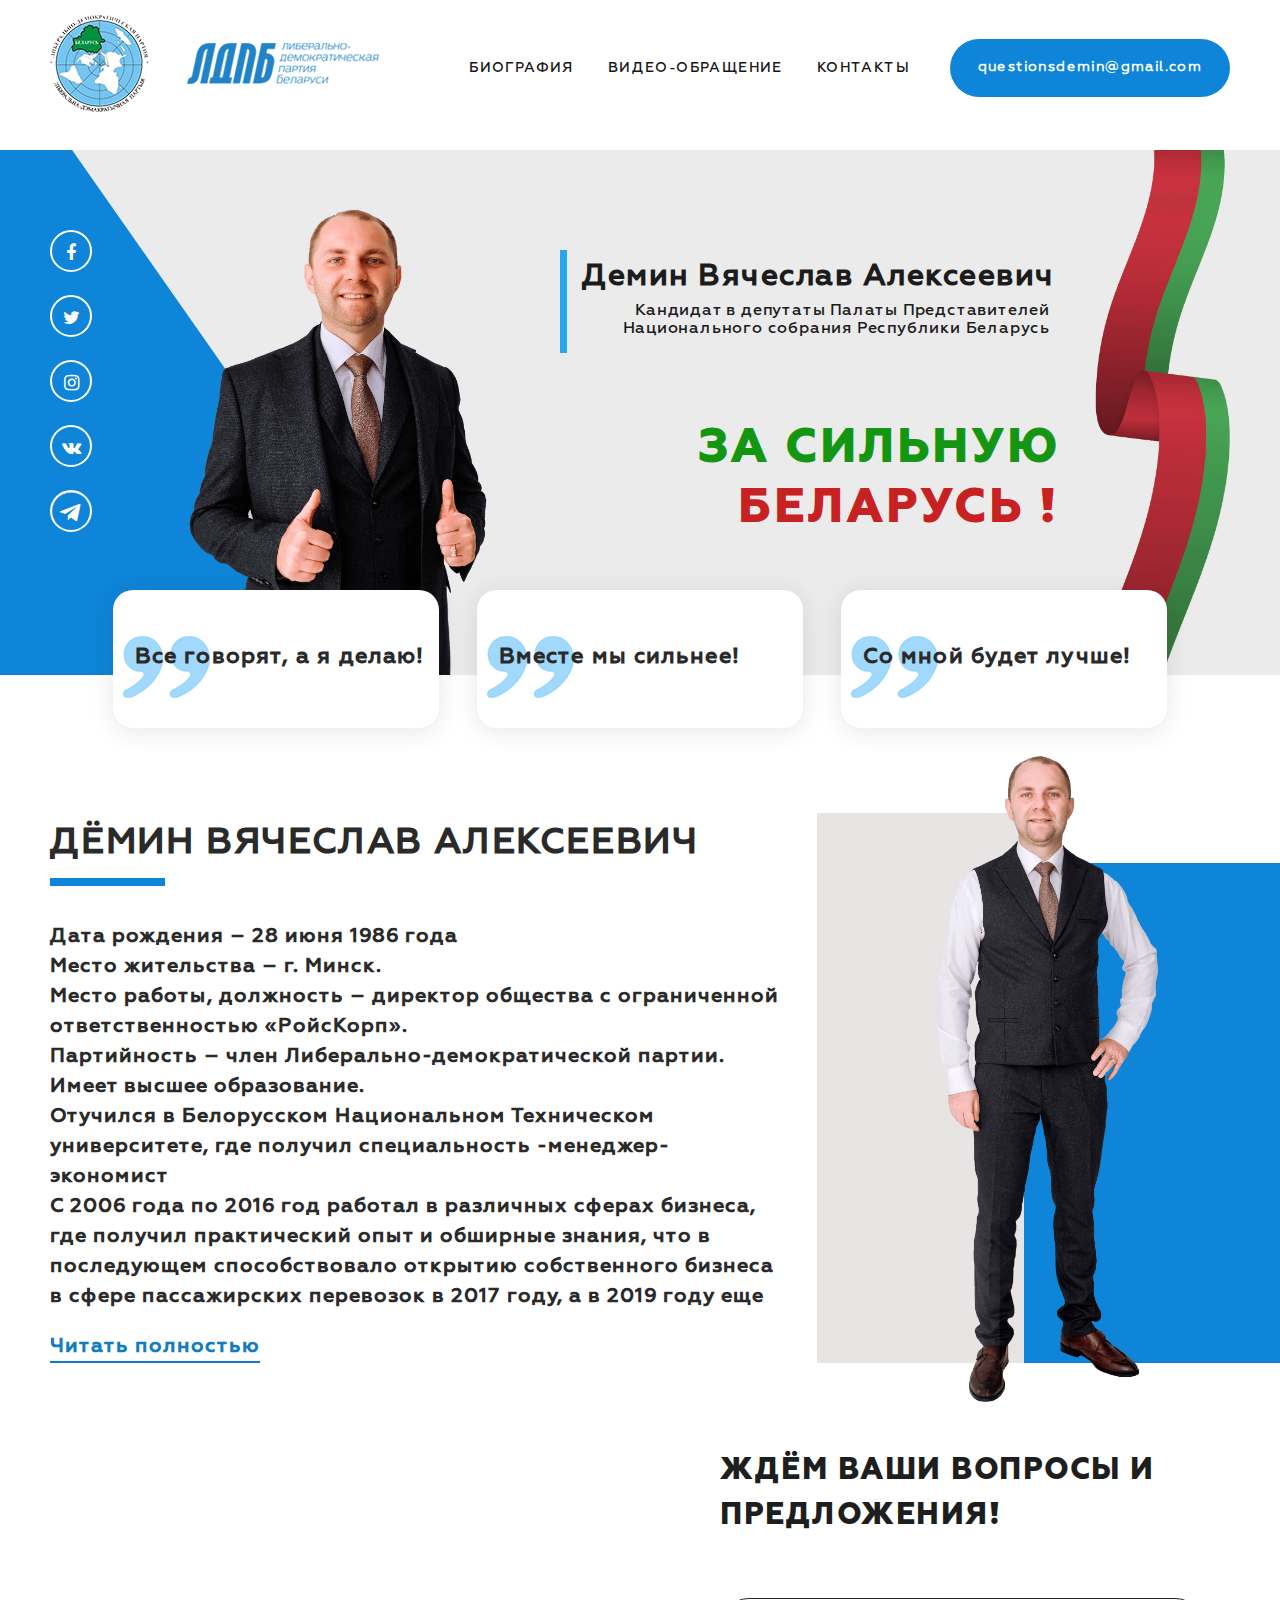
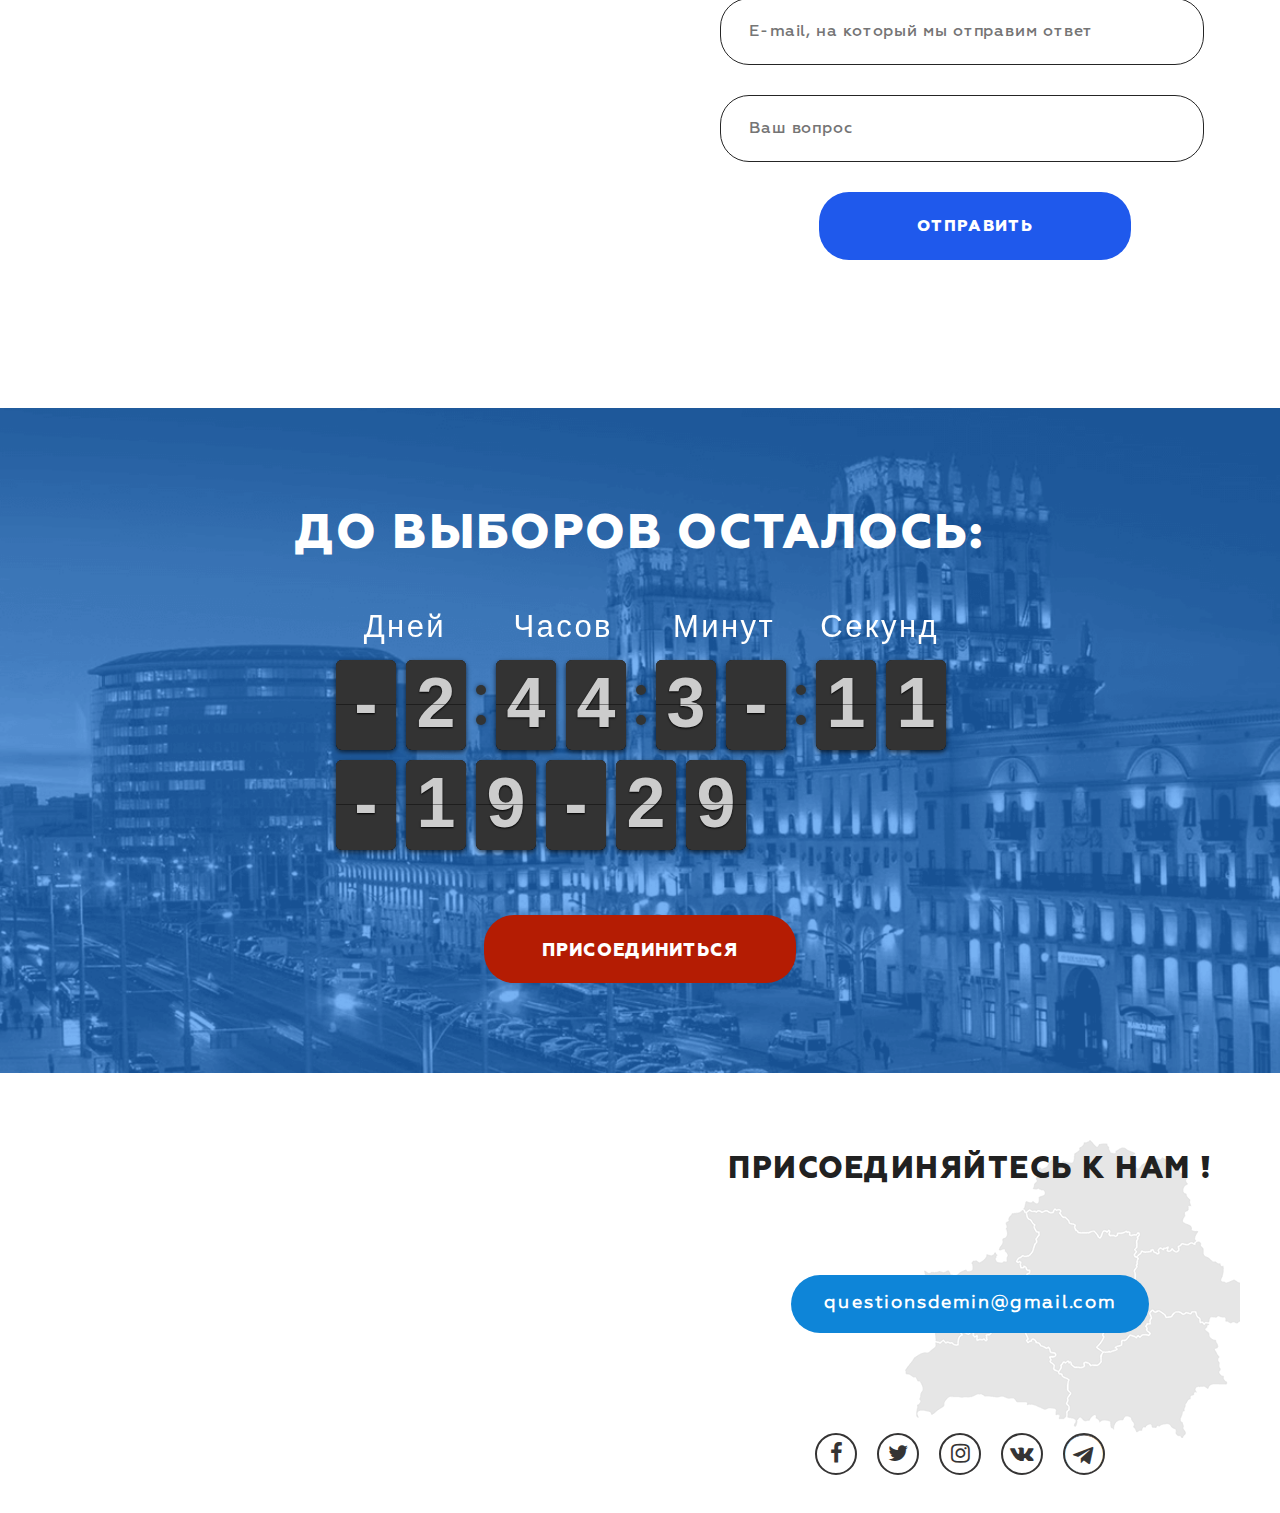
<file: index.html>
<!DOCTYPE html>
<html lang="ru">
<head>
  <meta charset="UTF-8">
  <meta name="viewport" content="width=device-width, initial-scale=1.0">
  <meta http-equiv="X-UA-Compatible" content="ie=edge">
  <title>Демин Вячеслав Алексеевич</title>
  
  <link rel="stylesheet" href="https://stackpath.bootstrapcdn.com/font-awesome/4.7.0/css/font-awesome.min.css">
  <link rel="shortcut icon" href="/src/img/favicon.png" type="image/png"> 
  <link rel="stylesheet" href="css/style.css">

</head>
<body>

  <section class="header">
  <div class="container">
    <div class="header__line">
      <div class="header__logo header__logo_1">
        <img src="src/img/header/logo_1.png" alt="logo_1">
      </div>
      <div class="header__logo header__logo_2">
        <img src="src/img/header/logo_2.png" alt="logo_2">
      </div>
      <div class="header__nav">
        <a href="#biografiya" class="header__link">БИОГРАФИЯ</a>
        <a href="#video" class="header__link">ВИДЕО-ОБРАЩЕНИЕ</a>
        <a href="#footer" class="header__link">КОНТАКТЫ</a>
      </div>
      <a href="mailto:questionsdemin@gmail.com" class="header__email">questionsdemin@gmail.com</a>
    </div>
  </div>
</section>
  <section class="candidat">
  
  <div class="container candidat-container">
    <div class="candidat__flag"></div>
    <div class="candidat__blue-angle"></div>


    <div class="candidat__icons">
      <a href="https://www.facebook.com/profile.php?id=100039803026202" target="_blank"><div class="candidat__icon candidat__icon-fb"><i class="fa fa-facebook" aria-hidden="true"></i></div></a>
      <a href="https://twitter.com/ViacheslavDemin" target="_blank"><div class="candidat__icon candidat__icon-tw"><i class="fa fa-twitter" aria-hidden="true"></i></div></a>
      <a href="https://www.instagram.com/demin.v.a_official/" target="_blank"><div class="candidat__icon candidat__icon-ins"><i class="fa fa-instagram" aria-hidden="true"></i></div></a>
      <a href="https://vk.com/demin_official" target="_blank"><div class="candidat__icon candidat__icon-vk"><i class="fa fa-vk" aria-hidden="true"></i></div></a>
      <a href="https://t.me/demin_v_a_official" target="_blank"><div class="candidat__icon candidat__icon-teleg"><i class="fa fa-telegram" aria-hidden="true"></i></div></a>
    </div>
    <div class="candidat__img"></div>
    <div class="candidat-wrap">
        <div class="candidat__block">
          <h1 class="candidat__title">Демин Вячеслав Алексеевич</h1>
          <h2 class="candidat__disc">Кандидат в депутаты Палаты Представителей
            Национального собрания Республики Беларусь</h2>
        </div>
        <div class="candidat__blockbel">За сильную<span>беларусь !</span></div>
    </div>
  </div>
</section>
<section class="slogan">
  <div class="slogan__item">Все говорят, а я делаю!</div>
  <div class="slogan__item">Вместе мы сильнее!</div>
  <div class="slogan__item">Со мной будет лучше!</div>
</section>
  <section class="biografiya" id="biografiya">
  <div class="container biografiya-container">
    <div class="biografiya__info">
      <div class="biografiya__title">Дёмин Вячеслав Алексеевич</div>
      <div class="biografiya__disc">
          Дата рождения – 28 июня 1986 года<br>
          Место жительства – г. Минск.<br>
          Место работы, должность – директор общества с ограниченной ответственностью «РойсКорп».<br>
          Партийность – член Либерально-демократической партии.<br>
          Имеет высшее образование.<br>
          Отучился в Белорусском Национальном Техническом университете, где получил специальность -менеджер-экономист<br>
          С 2006 года по 2016 год  работал в различных сферах бизнеса, где получил практический опыт и обширные знания, что в последующем способствовало открытию собственного бизнеса в сфере пассажирских перевозок в 2017 году, а в 2019 году  еще 
      </div>
      <div class="biografiya__disc biografiya__disc-hide">
          двух направлений: маркетингового агентства и бухгалтерской компании.<br>
          2019 г. – по настоящее время директор общества с ограниченной<br>
          Также проучился в Белорусском Государственном автотранспортном колледж.получил практический опыт и обширные знания, что в последующем способствовало открытию собственного бизнеса в сфере пассажирских перевозок в 2017 году, а в 2019 году  еще двух направлений: маркетингового агентства и бухгалтерской компании.<br>
          2019 г. – по настоящее время директор общества с ограниченной ответственностью «РойсКорп».<br>
          Женат. Воспитывает дочь.
      </div>
      <span class="biografiya__lesson">Читать полностью</span>
    </div>
    <div class="biografiya__img">
      <div class="biografiya__bg-left"></div>
      <div class="biografiya__bg-right"></div>
      <div class="biografiya__image"></div>
    </div>
  </div>
</section>
  <section class="video" id="video">
  <div class="container video-container">
    <div class="video__content">
        <iframe width="100%" height="100%" src="https://www.youtube.com/embed/FKbR8coeE2M" frameborder="0" allow="accelerometer; autoplay; encrypted-media; gyroscope; picture-in-picture" allowfullscreen></iframe>
    </div>
    <div class="video__form">
      <div class="video__title">Ждём Ваши вопросы и предложения!</div>
      <form action="" >
        <input type="email" placeholder="E-mail, на который мы отправим ответ" name="email" class="video__inputt" required>
        <input type="text" placeholder="Ваш вопрос" name="phone" class="video__inputt" required>
        <input type="submit" value="ОТПРАВИТЬ" class="video__btn">
      </form>
    </div>
  </div>
</section>


  <section class="time">
  <div class="container">
    <div class="time__title">ДО ВЫБОРОВ ОСТАЛОСЬ:</div>
    <div class="times">
      <div class="time__clock"></div>
    </div>
    <a href="https://t.me/demin_v_a_official" target="_blank" class="time__btn">ПРИСОЕДИНИТЬСЯ</a>
    
  </div>
</section>
  <section class="footer" id="footer">
  <div class="footer__maps">
    <iframe src="https://yandex.ru/map-widget/v1/?um=constructor%3A9e8e25b3719c5fecf5ed05654eaa0b884abed675b660d6a61b5f3d389dad70e7&amp;source=constructor" width="100%" height="400" frameborder="0"></iframe>
  </div>
  <div class="footer__contact">
    <div class="footer__title">ПРИСОЕДИНЯЙТЕСЬ К НАМ !</div>
    <a href="#" class="footer__btn">questionsdemin@gmail.com</a>
    <div class="footer__icons">
      <a href="https://www.facebook.com/profile.php?id=100039803026202" target="_blank"><div class="footer__icon footer__icon-fb"><i class="fa fa-facebook" aria-hidden="true"></i></div></a>
      <a href="https://twitter.com/ViacheslavDemin" target="_blank"><div class="footer__icon footer__icon-tw"><i class="fa fa-twitter" aria-hidden="true"></i></div></a>
      <a href="https://www.instagram.com/demin.v.a_official/" target="_blank"><div class="footer__icon footer__icon-ins"><i class="fa fa-instagram" aria-hidden="true"></i></div></a>
      <a href="https://vk.com/demin_official" target="_blank"><div class="footer__icon footer__icon-vk"><i class="fa fa-vk" aria-hidden="true"></i></div></a>
      <a href="https://t.me/demin_v_a_official" target="_blank"><div class="footer__icon footer__icon-teleg"><i class="fa fa-telegram" aria-hidden="true"></i></div></a>
    </div>
  </div>
</section>

<div class="modal-overlay1"></div>
<div class="modal-wrapper1">
    <div class="modal1 js-blur1">
        <button class="close-modal1">×</button>
        <h2 class="modal-head-name">Спасибо</h2>
        <p class="modal-head-price">Наш менеджер свяжется с вами в ближайшее время.</p>
    </div>
</div>
  
  <script src="js/app.js"></script>
</body>
</html>
</file>
<file: css/style.css>
.header {
  padding: 15px 0 30px
}
@media(max-width: 480px){
.header {
    padding: 5px 0
}
  }
.header__line {
    display: flex;
    align-items: center;
  }
.header__logo_1 {
    margin-right: 38px;
  }
@media(max-width: 767px) {

    .header__logo_1 img {
        width: 66px;
        height: 66px
    }
      }
@media(max-width: 767px) {
  .header__logo_1 {
      margin-right: 0px
  }
    }
.header__logo_2 {
    margin-right: 10px
  }
@media(max-width: 767px){

  .header__logo_2 {
      display: none
  }
    }
.header__nav {
    margin-left: auto;
    margin-right: 40px
  }
@media(max-width: 1140px) {

  .header__nav {
      margin-right: 10px
  }
    }
@media(max-width: 1023px) {

  .header__nav {
        display: none
  }
    }
.header__link{
    color: #171717;
    font-family: Geometria;
    font-size: 0.875rem;
    font-weight: 400;
    line-height: 1rem;
    letter-spacing: 0.0875rem;
    -webkit-text-decoration-line: none;
            text-decoration-line: none;
    transition: all .3s
  }
@media(max-width: 1140px) {

  .header__link{
      font-size: 0.75rem
  }
    }
.header__link:hover{
      color: #0e85d8;
    }
.header__link:not(:last-child) {

    margin-right: 30px
  }
@media(max-width: 1140px) {

  .header__link:not(:last-child) {
      margin-right: 10px
  }
    }
.header__email {
    color: #ffffff;
    font-family: Geometrialight;
    font-size: 0.875rem;
    font-weight: 700;
    line-height: 1rem;
    letter-spacing: 0.0875rem;
    min-width: 280px;
    height: 58px;
    border-radius: 29px;
    background-color: #0e85d8;
    text-align: center;
    padding-top: 20px;
    -webkit-text-decoration-line: none;
            text-decoration-line: none;
    transition: all .3s
  }
@media(max-width: 1023px) {

  .header__email {
        margin-left: auto
  }
    }
@media(max-width: 767px){

  .header__email {
      min-width: 180px;
      height: 40px;
      padding-top: 12px;
      letter-spacing: 0.0625rem;
      font-size: 0.625rem;
      padding-left: 10px;
      padding-right: 10px
  }
    }
.header__email:hover {
      box-shadow: 0 0 10px #000;
    }
.candidat {
  background-color:  #ebebeb;
  overflow: hidden;

}
.candidat-container {
    position: relative;
    display: flex;
    padding-top: 30px

  }
@media(max-width: 1023px){

  .candidat-container {
      padding-top: 0px

  }
    }
.candidat__block {
    width: 500px;
    border-left: 7px solid #25a8ec;
    padding: 15px;
    padding-right: 0;
    margin-left: auto;
    margin-right: 150px;
    margin-bottom: 65px
  }
@media(max-width: 1100px){

  .candidat__block {
      width: 415px;
      margin-right: 110px
  }
    }
@media(max-width: 1023px){

  .candidat__block {
      margin-left: 0;
      margin-bottom: 10px
  }
    }
@media(max-width: 550px){

  .candidat__block {
      border-left: 2px solid #25a8ec;
      width: 159px;
      padding: 0;
      padding-left: 5px
  }
    }
.candidat__title {
    color: #1c1c1c;
    font-family: Geometria;
    font-size: 1.875rem;
    font-weight: 700;
    line-height: 1.5rem;
    letter-spacing: 0.09375rem;
    margin: 0
  }
@media(max-width: 1100px){

  .candidat__title {
      font-size: 1.5rem
  }
    }
@media(max-width: 767px){

  .candidat__title {
      font-size: 0.875rem;
      letter-spacing: 0.04375rem;
      line-height: 1.125rem
  }
    }
.candidat__disc {
    color: #1c1c1c;
    font-family: Geometria;
    font-size: 1rem;
    font-weight: 500;
    line-height: 1.125rem;
    letter-spacing: 0.05rem;
    margin-bottom: 0;
    text-align: right;
    padding-right: 10px
  }
@media(max-width: 1100px){

  .candidat__disc {
      font-size: 0.875rem
  }
    }
@media(max-width: 767px){

  .candidat__disc {
      font-size: 0.5625rem;
      letter-spacing: 0.02813rem;
      text-align: left;
      line-height: 0.75rem
  }
    }
.candidat__flag {
    position: absolute;
    top: 0;
    right: 0;
    background-image: url("../src/img/main/flag.png");
    background-repeat: no-repeat;
    width: 160px;
    height: 100%;
    background-size: cover
  }
@media(max-width: 1023px){

  .candidat__flag {
      background-size: 50% 100%;
      background-position: center right
  }
    }
@media(max-width: 767px){

  .candidat__flag {
      background-size: 30% 100%
  }
    }
.candidat-wrap {
    align-self: flex-start;
    position: relative;
    margin-right: 20px;
    padding-top: 70px;
    margin-left: auto
  }
@media(max-width: 1023px){

  .candidat-wrap {
      padding-top: 40px
  }
    }
@media(max-width: 767px){

  .candidat-wrap {
      padding-top: 25px
  }
    }
.candidat__blockbel {
    color: #159612;
    font-family: "Geometria-ExtraBold";
    font-size: 3rem;
    font-weight: 400;
    text-transform: uppercase;
    letter-spacing: 0.1875rem;
    width: 500px;
    text-align: right;
    line-height: 3.75rem
  }
@media(max-width: 1100px){

  .candidat__blockbel {
      margin-right: 110px
  }
    }
.candidat__blockbel {width: 500px
  }
@media(max-width: 1023px){

  .candidat__blockbel {
      width: auto
  }
    }
@media(max-width: 767px){

  .candidat__blockbel {
      font-size: 1.5rem;
      letter-spacing: 0.075rem;
      width: 190px;
      text-align: left;
      line-height: 1.5625rem;
      margin-bottom: 85px;
      padding-left: 5px
  }
    }
.candidat__blockbel span {
      color: #c82121;
      display: block;
    }
.candidat__icons {
    padding-top: 50px;
    position: relative;
    margin-bottom: 120px

  }
@media(max-width: 1023px){

  .candidat__icons {
      margin-bottom: 10px

  }
    }
@media(max-width: 767px){

  .candidat__icons {
      display: flex;
      position: absolute;
      bottom: -25px;
      z-index: 6

  }
    }
.candidat__icon {
    width: 42px;
    height: 42px;
    border: 2px solid #fff;
    border-radius: 50%;
    margin-bottom: 23px;
    color: #fff;
    color: var(--white);
    text-align: center;
    transition: all .3s


  }
@media(max-width: 1023px){

  .candidat__icon {
      width: 35px;
      height: 35px


  }
    }
@media(max-width: 767px){

  .candidat__icon {
        margin-right: 10px


  }
    }
.candidat__icon:hover {
        box-shadow: 0 0 10px white;
    }
.candidat__icon a {
      color: #fff;
      color: var(--white);
    }
.candidat__icon i {
      padding-top: 12px;
      font-size: 1.125rem
    }
@media(max-width: 1023px){

    .candidat__icon i {
        padding-top: 8px
    }
      }
.candidat .candidat__icon-teleg {
    overflow: hidden;
  }
.candidat .candidat__icon-teleg .fa-telegram {
      color: #0e85d8;
      background: white;
      font-size: 2.375rem;
      overflow: hidden;
      padding-top: 0px
    }
@media(max-width: 1023px){

    .candidat .candidat__icon-teleg .fa-telegram {
        position: relative;
        left: -4px;
        top: -4px
    }
      }
.candidat__blue-angle {
    position: absolute;
    width: 956px;
    height: 724px;
    background-color: #0e85d8;
    bottom: 0;
    left: 0;
    transform: rotate(55deg) translate(-178px, 642px)
  }
@media(max-width: 1023px){

  .candidat__blue-angle {
      transform: rotate(56deg) translate(-178px, 748px)
  }
    }
@media(max-width: 767px){

  .candidat__blue-angle {
      z-index: 5;
      transform: rotate(8deg) translate(-165px, 712px)
  }
    }
.candidat__img {
    min-width: 304px;
    height: 470px;
    background-image: url("../src/img/main/man-like.png");
    background-repeat: no-repeat;
    background-size: contain;
    position: relative;
    align-self: flex-end;
    margin-left: 95px
  }
@media(max-width: 1150px) {

  .candidat__img {
      margin-left: 20px
  }
    }
@media(max-width: 1023px) {

  .candidat__img {
      min-width: 215px;
      height: 330px
  }
    }
@media(max-width: 767px){

  .candidat__img {
      min-width: 116px;
      height: 206px;
      align-self: flex-start;
      margin: 0px;
      margin-top: 20px;
      margin-left: -20px;
      margin-right: 5px
  }
    }
.slogan {
  display: flex;
  justify-content: center;
  padding: 0 10px;
  position: relative;
  top: -85px
}
@media(max-width:1023px){
.slogan {
    top: -25px
}
  }
@media(max-width: 767px){
.slogan {
    flex-direction: column;
    position: static;
    align-items: center;
    padding-top: 35px;
    padding-bottom: 80px
}

  }
.slogan__item {
    width: 326px;
    height: 138px;
    box-shadow: 0 3px 24px rgba(35, 35, 35, 0.11);
    border-radius: 20px;
    background-color: #ffffff;
    color: #2a2a2a;
    font-size: 1.375rem;
    font-weight: 700;
    line-height: 1.875rem;
    letter-spacing: 0.06875rem;
    padding-top: 52px;
    padding-left: 22px;
    background-image: url("../src/img/main/quotes.png");
    background-repeat: no-repeat;
    background-position: left 10px top 60%
  }
@media(max-width: 1023px){

  .slogan__item {
      font-size: 1rem;
      width: 239px;
      height: 85px;
      padding-top: 26px;
      padding-left: 20px
  }
    }
@media(max-width: 767px){

  .slogan__item {
      margin-bottom: 13px;
      width: 261px;
      height: 73px;
      background-size: 52px 37px
  }
    }
.slogan__item:not(:last-child) {
    margin-right: 38px
  }
@media(max-width: 1023px){
  .slogan__item:not(:last-child) {
      margin-right: 15px
  }
    }
@media(max-width: 767px){
  .slogan__item:not(:last-child) {
      margin-right: 0
  }
    }
.biografiya {
  padding: 70px 0;
  overflow: hidden;
  margin-top: -70px
}
@media(max-width: 1023px){
.biografiya {
    margin-top: -20px
}
  }
@media(max-width: 767px){
.biografiya {
    margin-top: -80px
}
  }
@media(max-width: 480px){
.biografiya {
    padding-bottom: 25px
}
  }
.biografiya-container {
    display: flex
  }
@media(max-width: 767px){

  .biografiya-container {
      flex-direction: column-reverse;width: 100%
  }
    }
.biografiya__disc-hide {
    display: none;
  }
.biografiya__info {
    width: 65%;
    padding-right: 30px;
    padding-top: 15px
  }
@media(max-width: 767px){

  .biografiya__info {
      width: 100%;
     padding-right: 0px
  }
    }
.biografiya__img {
    width: 35%;
    position: relative
  }
@media(max-width: 767px){

  .biografiya__img {
      width: 100%;
      margin-bottom: 50px
  }
    }
.biografiya__title{
    color: #2a2a2a;
    font-size: 2.25rem;
    font-weight: 700;
    line-height: 1.875rem;
    text-transform: uppercase;
    letter-spacing: 0.1125rem;
    margin-bottom: 35px
  }
@media(max-width: 1100px){

  .biografiya__title{
      font-size: 1.5rem;
      letter-spacing: 0.075rem
  }
    }
@media(max-width: 480px){

  .biografiya__title{
      font-size: 1rem;
      letter-spacing: 0.05rem;
      margin-bottom: 20px
  }
    }
.biografiya__title:after {
      content: "";
      width: 115px;
      height: 8px;
      background-color: #0e85d8;
      display: block;
      margin-top: 20px
    }
@media(max-width: 480px){

    .biografiya__title:after {
        width: 67px;
        height: 4px;
        margin-top: 9px
    }
      }
.biografiya__disc{
    color: #2a2a2a;
    font-family: Geometria;
    font-size: 1.25rem;
    font-weight: 700;
    letter-spacing: 0.0625rem;
    line-height: 1.875rem
  }
@media(max-width: 1100px){

  .biografiya__disc{
      font-size: 0.875rem;
      letter-spacing: 0.04375rem
  }
    }
@media(max-width: 1023px){

  .biografiya__disc{
      line-height: 1.125rem
  }
    }
@media(max-width: 480px){

  .biografiya__disc{
      font-size: 0.75rem;
      letter-spacing: 0.0375rem
  }
    }
.biografiya__lesson {
    font-size: 1.25rem;
    font-weight: bold;
    line-height: 1.875rem;
    color: #117cc0;
    letter-spacing: 0.0625rem;
    border-bottom: 2px solid #117cc0;
    padding-top: 20px;
    display: inline-block;
    transition: all .3s
  }
@media(max-width: 1100px){

  .biografiya__lesson {
      font-size: 1rem
  }
    }
@media(max-width: 480px){

  .biografiya__lesson {
      font-size: 0.875rem;
      letter-spacing: 0.04375rem;
      padding-top: 15px;
      line-height: 1.125rem
  }
    }
.biografiya__lesson:hover {
      cursor: pointer;
      color: black;
    }
.biografiya__bg-left {
    width: 50%;
    height: 550px;
    background: #e7e4e4
  }
@media(max-width: 1023px){

  .biografiya__bg-left {
      height: 400px
  }
    }
@media(max-width: 767px){

  .biografiya__bg-left {
      margin-left: -15px
  }
    }
.biografiya__bg-right {
    width: 2000px;
    height: 500px;
    background: #0e85d8;
    position: absolute;
    left: 50%;
    top: 50px
  }
@media(max-width: 1023px){

  .biografiya__bg-right {
      height: 380px;
      top: 20px
  }
    }
@media(max-width: 767px){

  .biografiya__bg-right {
      transform: translateX(-15px)
  }
    }
.biografiya__image {
    background-image: url(../src/img/main/man-on2.png);
    background-repeat: no-repeat;
    background-position: center;
    background-size: cover;
    width: 250px;
    height: 690px;
    position: absolute;
    top: -69px;
    left: 50%;
    margin-left: -110px
  }
@media(max-width: 1023px){

  .biografiya__image {
      width: 190px;
      height: 500px;
      top: -53px;
      margin-left: -100px
  }
    }
.video {
  padding-bottom: 100px
}
@media(max-width: 480px){
.video {
    padding-bottom: 0px
}
  }
.video-container {
    display: flex
  }
@media(max-width: 767px){

  .video-container {
      flex-direction: column
  }
    }
.video__content {
    width: 50%
  }
@media(max-width: 1180px){

  .video__content {
      width: 45%
  }
    }
@media(max-width: 767px){

  .video__content {
      width: 100%;
      height: 331px
  }
    }
@media(max-width: 1180px){

    .video__content iframe {
        margin-left: -20px
    }
      }
@media(max-width: 767px){

    .video__content iframe {
        margin-left: 0px
    }
      }
.video__form {
    width: 50%;
    padding-left: 80px;
    margin-bottom: 48px
  }
@media(max-width: 1180px){

  .video__form {
      width: 55%;
      padding-left: 20px
  }
    }
@media(max-width: 767px){

  .video__form {
      width: 100%;
      padding: 0
  }
    }
.video__title {
    color: #1e1e1e;
    font-family: "Geometria-ExtraBold";
    font-size: 1.875rem;
    font-weight: 400;
    line-height: 2.8125rem;
    text-transform: uppercase;
    letter-spacing: 0.09375rem;
    margin-bottom: 60px;
    padding-top: 15px
  }
@media(max-width: 1170px){

  .video__title {
      font-size: 1.375rem;
      margin-bottom: 40px
  }
    }
@media(max-width: 480px){

  .video__title {
      font-size: 1.125rem;
      letter-spacing: 0.05625rem;
      margin-bottom: 0px;
      text-align: center;
      line-height: 1.625rem;
      margin-bottom: 25px;
      padding-top: 30px
  }
    }
.video__inputt {
    width: 484px;
    height: 67px;
    border-radius: 29px;
    border: 1px solid #252525;
    color: #1e1e1e;
    font-family: Geometria;
    font-size: 1.125rem;
    font-weight: 400;
    line-height: 4.5rem;
    letter-spacing: 0.05625rem;
    padding: 0 28px;
    margin-bottom: 30px;
    font-size: 1rem
  }
@media(max-width: 1180px){
  
  .video__inputt {
      width: 100%;
      min-width: 351px
  }
      
    }
@media(max-width: 480px){
  
  .video__inputt {
      min-width: 281px;
      height: 49px;
      font-size: 0.8125rem;
      letter-spacing: 0.05625rem;
      margin-bottom: 20px;
      line-height: normal;
      font-size: 1rem
  }
    }
.video__btn {
    width: 312px;
    height: 68px;
    border-radius: 30px;
    background-color: #1f59ec;
    color: #ffffff;
    font-family: "Geometria-ExtraBold";
    font-size: 1rem;
    font-weight: 400;
    line-height: 3.25375rem;
    letter-spacing: 0.06938rem;
    border: 2px solid transparent;
    margin: 0 auto;
    display: block;
    transition: all .3s
  }
@media(max-width: 480px){

  .video__btn {
      width: 217px;
      height: 47px;
      font-size: 0.75rem;
      letter-spacing: 0.05625rem;
      line-height: 1.25rem
  }
    }
.video__btn:hover {
      background-color: #fff;
      color: #1f59ec;
      border: 2px solid  #1f59ec;
      box-shadow: 0 0 10px black;
      cursor: pointer;
    }
.time {
  padding: 90px 0
}
@media(max-width: 700px){
.time {
    padding: 30px 0
}
  }
.time {

  background-image: url("../src/img/main/time.png");
  background-repeat: no-repeat;
  background-size: cover;
}
.time__title {
    text-align: center;
    color: #ffffff;
    font-family: "Geometria-ExtraBold";
    font-size: 3rem;
    font-weight: 400;
    line-height: 4.5rem;
    text-transform: uppercase;
    letter-spacing: 0.15rem;
    margin-bottom: 85px
  }
@media(max-width: 768px){

  .time__title {
      margin-bottom: 70px
  }
    }
@media(max-width: 700px){

  .time__title {
      margin-bottom: 30px;
      font-size: 1.5rem;
      letter-spacing: 0.075rem;
      line-height: 1.875rem
  }
    }
.time__btn {
    width: 312px;
    height: 68px;
    border-radius: 30px;
    background-color: #b41c03;
    font-family: "Geometria-ExtraBold";
    font-size: 1.125rem;
    font-weight: 400;
    line-height: 4.5rem;
    color: #ffffff;
    letter-spacing: 0.05625rem;
    -webkit-text-decoration-line: none;
            text-decoration-line: none;
    display: block;
    text-align: center;
    margin: 0 auto;
    transition: all .3s
  }
@media(max-width: 480px){
  
  .time__btn {
      width: 217px;
      height: 47px;
      font-size: 0.75rem;
      line-height: 3.125rem
  }
    }
.time__btn:hover {
      box-shadow: 0 0 10px #fff;
      cursor: pointer;
    }
@media(max-width: 700px){

  .time__clock {
      transform: scale(0.5) translateX(-645px);
      width: -webkit-max-content !important;
      width: -moz-max-content !important;
      width: max-content !important;
      left: 50%
  }
    }
.times {
  width: 640px;
  margin: 0 auto;
  margin-bottom: 60px
}
@media(max-width: 700px){
.times {
    width: auto;
    margin-bottom: 30px
}
  }
.footer {
  display: flex

}
@media(max-width: 767px){
.footer {
    flex-direction: column-reverse

}
  }
.footer__maps {
    width: 50%
  }
@media(max-width: 767px){

  .footer__maps {
      width: 100%
  }
    }
.footer__maps iframe {
      height: 100%
    }
@media(max-width: 480px){

    .footer__maps iframe {
        height: 310px
    }
      }
.footer__contact {
    width: 50%;
    padding-top: 60px;
    padding-left: 60px;
    max-width: 600px;
    text-align: center;
    background-image: url("../src/img/main/maps.png");
    background-repeat: no-repeat;
    background-position: right
  }
@media(max-width: 1100px){

  .footer__contact {
      padding-left: 30px
  }
    }
@media(max-width: 767px){

  .footer__contact {
      width: 100%;
      max-width: 100%
  }
    }
@media(max-width: 480px){

  .footer__contact {
      padding: 15px 0;
      background-size: 240px 200px;
      background-position: right top
  }
    }
.footer__title {
    font-family: "Geometria-ExtraBold";
    font-size: 1.875rem;
    font-weight: 400;
    line-height: 4.5rem;
    color: #212121;
    letter-spacing: 0.09375rem;
    margin-bottom: 70px
  }
@media(max-width: 1100px){

  .footer__title {
      font-size: 1.25rem;
      letter-spacing: 0.0625rem
  }
    }
@media(max-width: 480px){

  .footer__title {
      font-size: 1.125rem;
      letter-spacing: 0.05625rem;
      margin-bottom: 14px
  }
    }
.footer__btn {
    width: 358px;
    height: 58px;
    border-radius: 29px;
    background-color: #0e85d8;
    display: block;
    text-align: center;
    padding-top: 20px;
    color: #ffffff;
    font-family: Geometrialight;
    font-size: 1.125rem;
    font-weight: 700;
    line-height: 1rem;
    letter-spacing: 0.1125rem;
    -webkit-text-decoration-line: none;
            text-decoration-line: none;
    margin: 0 auto;
    margin-bottom: 100px;
    padding-left: 10px;
    padding-right: 10px
  }
@media(max-width: 1100px){

  .footer__btn {
      width: 306px;
      height: 51px;
      font-size: 1rem;
      letter-spacing: 0.1rem;
      padding-top: 15px;
      margin-bottom: 70px
  }
    }
@media(max-width: 480px){

  .footer__btn {
      margin-bottom: 45px;
      width: 297px;
      height: 58px;
      padding-top: 20px
  }
    }
.footer__btn:hover {
      box-shadow: 0 0 10px #000;
    }
.footer__icons {
    display: flex;
    justify-content: center;
    margin-bottom: 30px;
  }
.footer__icon {
    width: 42px;
    height: 42px;
    border: 2px solid #353434;
    border-radius: 50%;
    text-align: center;
    font-size: 1.375rem;
    padding-top: 4px;
    color: #353434;
    margin-right: 20px;
    transition: all .3s
  }
.footer__icon:hover {
      box-shadow: 0 0 10px #000;
    }
.footer .footer__icon-teleg {
    overflow: hidden;
    padding-top: 0px;
  }
.footer .footer__icon-teleg .fa-telegram {
      color: white;
      background: #353434;
      font-size: 2.375rem;
      overflow: hidden;
      padding-top: 0px;

      /* @media(max-width: 1023px){
        position: relative;
        left: -4px;
        top: -4px;
      } */
    }
/* ********************   form alert    ***************************************/
.modal-overlay1 {
  background: rgba(33, 33, 61, .5);
  position: fixed;
  top: 0;
  left: 0;
  bottom: 0;
  right: 0;
  display: none;
  z-index: 98;
}
.modal-wrapper1 {
  position: fixed;
  top: 0;
  left: 0;
  bottom: 0;
  right: 0;
  overflow: hidden;
  pointer-events: none;
  z-index: 99;
}
.modal1 {
  background: #fff;
  color: #666871;
  text-align: center;
  width: 400px;
  max-width: 90%;
  height: 250px;
  top: 0;
  left: 0;
  bottom: 0;
  right: 0;
  position: absolute;
  margin: auto;
  padding: 40px;
  pointer-events: auto;
  font-weight: bold;
  display: none;
  box-shadow: 0 0 10px rgba(0,0,0,0.5);
  transition: all .5s;
  transform: translateY(300%);
}
@media screen and (max-width: 40em) {
  .modal1 { height: 350px; }
}
.modal1 h2 {
  font-size: 1.5em;
  margin: 0.5em 0 0.25em;
  color: #BDBFCA;
  overflow: hidden;
}
.open-modal1 {
  text-align: center;
  border: none;
  margin: 10em 0 7em 0;
  background: #27ae60;
  color: #fff;
  text-transform: uppercase;
  letter-spacing: 0.125rem;
  font-size: 1.25rem;
  padding: 1em 2em;
  font-weight: bold;
  border-radius: 40px;
  cursor: pointer;
  transition:all .8s;
}
.close-modal1 {
  color: #aaa;
  background: none;
  position: absolute;
  top: 10px;
  right: 10px;
  border: none;
  width: 25px;
  height: 25px;
  line-height: 0.9375rem;
  font-size: 2.0625rem;
  font-weight: bold;
  cursor: pointer;
  outline: none;
  transition: all .8s;
  padding: 0;

}
.close-modal1:hover {
  color: #666871;
  transform-origin: center;
  transform: rotate(180deg);
}
.modal-head-text {
  font-family: var(--comforta);
}
/* Get the bourbon mixin from http://bourbon.io */
/* Reset */
.flip-clock-wrapper * {
    -ms-box-sizing: border-box;
    -o-box-sizing: border-box;
    box-sizing: border-box;
    -webkit-backface-visibility: hidden;
    backface-visibility: hidden;
}
.flip-clock-wrapper a {
  cursor: pointer;
  text-decoration: none;
  color: #ccc; }
.flip-clock-wrapper a:hover {
  color: #fff; }
.flip-clock-wrapper ul {
  list-style: none; }
.flip-clock-wrapper.clearfix:before,
.flip-clock-wrapper.clearfix:after {
  content: " ";
  display: table; }
.flip-clock-wrapper.clearfix:after {
  clear: both; }
.flip-clock-wrapper.clearfix {
  *zoom: 1; }
/* Main */
.flip-clock-wrapper {
  font: normal 0.6875rem "Helvetica Neue", Helvetica, sans-serif;
  -webkit-user-select: none; }
.flip-clock-meridium {
  background: none !important;
  box-shadow: 0 0 0 !important;
  font-size: 2.25rem !important; }
.flip-clock-meridium a { color: #313333; }
.flip-clock-wrapper {
  text-align: center;
  position: relative;
  width: 100%;
  margin: 1em;
}
.flip-clock-wrapper:before,
.flip-clock-wrapper:after {
    content: " "; /* 1 */
    display: table; /* 2 */
}
.flip-clock-wrapper:after {
    clear: both;
}
/* Skeleton */
.flip-clock-wrapper ul {
  position: relative;
  float: left;
  margin: 5px;
  width: 60px;
  height: 90px;
  font-size: 5rem;
  font-weight: bold;
  line-height: 5.4375rem;
  border-radius: 6px;
  background: #000;
}
.flip-clock-wrapper ul li {
  z-index: 1;
  position: absolute;
  left: 0;
  top: 0;
  width: 100%;
  height: 100%;
  line-height: 5.4375rem;
  text-decoration: none !important;
}
.flip-clock-wrapper ul li:first-child {
  z-index: 2; }
.flip-clock-wrapper ul li a {
  display: block;
  height: 100%;
  perspective: 200px;
  margin: 0 !important;
  overflow: visible !important;
  cursor: default !important; }
.flip-clock-wrapper ul li a div {
  z-index: 1;
  position: absolute;
  left: 0;
  width: 100%;
  height: 50%;
  font-size: 5rem;
  overflow: hidden; 
  outline: 1px solid transparent; }
.flip-clock-wrapper ul li a div .shadow {
  position: absolute;
  width: 100%;
  height: 100%;
  z-index: 2; }
.flip-clock-wrapper ul li a div.up {
  transform-origin: 50% 100%;
  top: 0; }
.flip-clock-wrapper ul li a div.up:after {
  content: "";
  position: absolute;
  top: 44px;
  left: 0;
  z-index: 5;
  width: 100%;
  height: 3px;
  background-color: #000;
  background-color: rgba(0, 0, 0, 0.4); }
.flip-clock-wrapper ul li a div.down {
  transform-origin: 50% 0;
  bottom: 0;
  border-bottom-left-radius: 6px;
  border-bottom-right-radius: 6px;
}
.flip-clock-wrapper ul li a div div.inn {
  position: absolute;
  left: 0;
  z-index: 1;
  width: 100%;
  height: 200%;
  color: #ccc;
  text-shadow: 0 1px 2px #000;
  text-align: center;
  background-color: #333;
  border-radius: 6px;
  font-size: 4.375rem; }
.flip-clock-wrapper ul li a div.up div.inn {
  top: 0; }
.flip-clock-wrapper ul li a div.down div.inn {
  bottom: 0; }
/* PLAY */
.flip-clock-wrapper ul.play li.flip-clock-before {
  z-index: 3; }
.flip-clock-wrapper .flip {   box-shadow: 0 2px 5px rgba(0, 0, 0, 0.7); }
.flip-clock-wrapper ul.play li.flip-clock-active {
  -webkit-animation: asd 0.01s 0.49s linear both;
  animation: asd 0.01s 0.49s linear both;
  z-index: 5; }
.flip-clock-divider {
  float: left;
  display: inline-block;
  position: relative;
  width: 20px;
  height: 100px; }
.flip-clock-divider:first-child {
  width: 0; }
.flip-clock-dot {
  display: block;
  background: #323434;
  width: 10px;
  height: 10px;
  position: absolute;
  border-radius: 50%;
  box-shadow: 0 0 5px rgba(0, 0, 0, 0.5);
  left: 5px; }
.flip-clock-divider .flip-clock-label {
  position: absolute;
  top: -1.5em;
  right: -86px;
  color: black;
  text-shadow: none; }
.flip-clock-divider.minutes .flip-clock-label {
  right: -88px; }
.flip-clock-divider.seconds .flip-clock-label {
  right: -91px; }
.flip-clock-dot.top {
  top: 30px; }
.flip-clock-dot.bottom {
  bottom: 30px; }
@-webkit-keyframes asd {
  0% {
    z-index: 2; }

  100% {
    z-index: 4; } }
@keyframes asd {
  0% {
    z-index: 2; }

  100% {
    z-index: 4; } }
.flip-clock-wrapper ul.play li.flip-clock-active .down {
  z-index: 2;
  -webkit-animation: turn 0.5s 0.5s linear both;
  animation: turn 0.5s 0.5s linear both; }
@-webkit-keyframes turn {
  0% {
    -webkit-transform: rotateX(90deg); }

  100% {
    -webkit-transform: rotateX(0deg); } }
@keyframes turn {
  0% {
    transform: rotateX(90deg); }

  100% {
    transform: rotateX(0deg); } }
.flip-clock-wrapper ul.play li.flip-clock-before .up {
  z-index: 2;
  -webkit-animation: turn2 0.5s linear both;
  animation: turn2 0.5s linear both; }
@-webkit-keyframes turn2 {
  0% {
    -webkit-transform: rotateX(0deg); }

  100% {
    -webkit-transform: rotateX(-90deg); } }
@keyframes turn2 {
  0% {
    transform: rotateX(0deg); }

  100% {
    transform: rotateX(-90deg); } }
.flip-clock-wrapper ul li.flip-clock-active {
  z-index: 3; }
/* SHADOW */
.flip-clock-wrapper ul.play li.flip-clock-before .up .shadow {
  background: -moz-linear-gradient(top, rgba(0, 0, 0, 0.1) 0%, black 100%);
  background: -webkit-gradient(linear, left top, left bottom, color-stop(0%, rgba(0, 0, 0, 0.1)), color-stop(100%, black));
  background: linear, top, rgba(0, 0, 0, 0.1) 0%, black 100%;
  background: -ms-linear-gradient(top, rgba(0, 0, 0, 0.1) 0%, black 100%);
  background: linear, to bottom, rgba(0, 0, 0, 0.1) 0%, black 100%;
  -webkit-animation: show 0.5s linear both;
  animation: show 0.5s linear both; }
.flip-clock-wrapper ul.play li.flip-clock-active .up .shadow {
  background: -moz-linear-gradient(top, rgba(0, 0, 0, 0.1) 0%, black 100%);
  background: -webkit-gradient(linear, left top, left bottom, color-stop(0%, rgba(0, 0, 0, 0.1)), color-stop(100%, black));
  background: linear, top, rgba(0, 0, 0, 0.1) 0%, black 100%;
  background: -ms-linear-gradient(top, rgba(0, 0, 0, 0.1) 0%, black 100%);
  background: linear, to bottom, rgba(0, 0, 0, 0.1) 0%, black 100%;
  -webkit-animation: hide 0.5s 0.3s linear both;
  animation: hide 0.5s 0.3s linear both; }
/*DOWN*/
.flip-clock-wrapper ul.play li.flip-clock-before .down .shadow {
  background: -moz-linear-gradient(top, black 0%, rgba(0, 0, 0, 0.1) 100%);
  background: -webkit-gradient(linear, left top, left bottom, color-stop(0%, black), color-stop(100%, rgba(0, 0, 0, 0.1)));
  background: linear, top, black 0%, rgba(0, 0, 0, 0.1) 100%;
  background: -ms-linear-gradient(top, black 0%, rgba(0, 0, 0, 0.1) 100%);
  background: linear, to bottom, black 0%, rgba(0, 0, 0, 0.1) 100%;
  -webkit-animation: show 0.5s linear both;
  animation: show 0.5s linear both; }
.flip-clock-wrapper ul.play li.flip-clock-active .down .shadow {
  background: -moz-linear-gradient(top, black 0%, rgba(0, 0, 0, 0.1) 100%);
  background: -webkit-gradient(linear, left top, left bottom, color-stop(0%, black), color-stop(100%, rgba(0, 0, 0, 0.1)));
  background: linear, top, black 0%, rgba(0, 0, 0, 0.1) 100%;
  background: -ms-linear-gradient(top, black 0%, rgba(0, 0, 0, 0.1) 100%);
  background: linear, to bottom, black 0%, rgba(0, 0, 0, 0.1) 100%;
  -webkit-animation: hide 0.5s 0.3s linear both;
  animation: hide 0.5s 0.2s linear both; }
@-webkit-keyframes show {
  0% {
    opacity: 0; }

  100% {
    opacity: 1; } }
@keyframes show {
  0% {
    opacity: 0; }

  100% {
    opacity: 1; } }
@-webkit-keyframes hide {
  0% {
    opacity: 1; }

  100% {
    opacity: 0; } }
@keyframes hide {
  0% {
    opacity: 1; }

  100% {
    opacity: 0; } }
@font-face {
  font-family: "Geometrialight";
  src: url("../fonts/Geometria.woff") format("truetype"); }
@font-face {
  font-family: "Geometria";
  src: url("../fonts/Geometria-Medium.woff") format("truetype"); }
@font-face {
  font-family: "Geometria-ExtraBold";
  src: url("../fonts/Geometria-ExtraBold.woff") format("truetype"); }
:root {
    --default: Geometria, sans-serif;
    --gray: #828282;
    --blue: #A3D3FF;
    --yellow: #F56B1E;
    --white: #fff;
    --black: #000;
    --gold: #c8a35f;
    --dark: #2f343a;
    --graylight: #F1F1F1;
}
*, ::after, ::before {
    box-sizing: border-box;
    outline: none;
}
input[type="email"],
input[type="text"],
input[type="button"],
input[type="submit"] {
     -webkit-appearance: none;
}
body, html {
    margin: 0;
    padding: 0;
    font-family: Geometria, sans-serif;
    font-family: var(--default);
    font-size: 1rem;
    font-weight: 400;
    line-height: 1.5;
    color: #000;
    color: var(--black);
    background-color: #fff;
    background-color: var(--white);
}
.container {
    max-width: 1180px;
    margin: 0 auto
}
@media (max-width: 1180px) {
.container {
        padding-left: 15px;
        padding-right: 15px
}
    }
@media (max-width: 480px) {
.container {
        padding-left: 10px;
        padding-right: 10px
}
    }
.flip-clock-divider .flip-clock-label {
  color: #ffffff;
  font-size: 1.9375rem;
  font-weight: 400;
  letter-spacing: 0.15rem;
}
</file>
